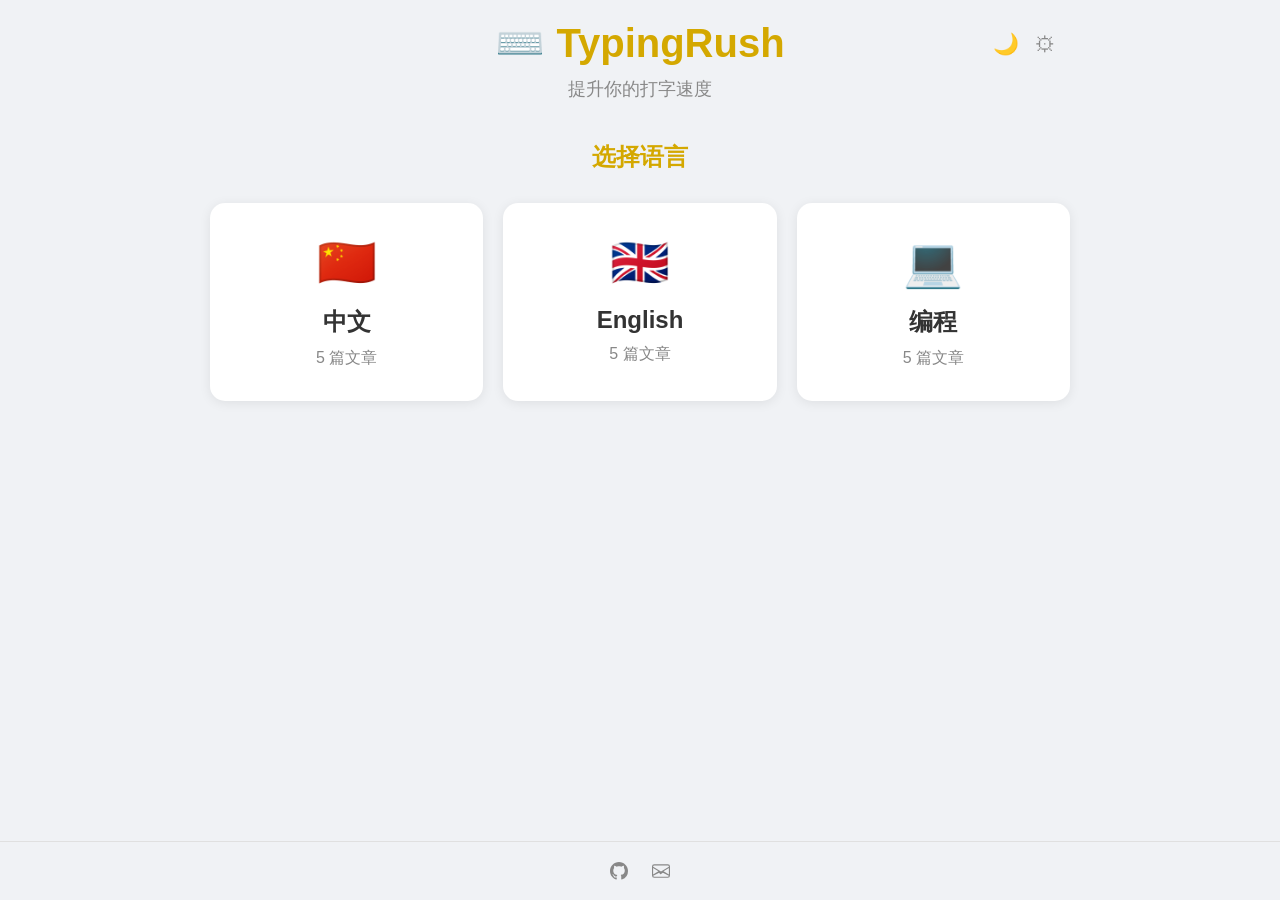
<file: index.html>
<!DOCTYPE html>
<html lang="zh-CN">
<head>
  <meta charset="UTF-8">
  <meta name="viewport" content="width=device-width, initial-scale=1.0">
  <title>TypingRush - 打字练习</title>
  <link rel="stylesheet" href="style.css">
</head>
<body>
  <div class="container">
    <header class="header">
      <div class="header-actions">
        <button id="themeToggle" class="theme-toggle" title="切换主题">🌙</button>
        <button id="settingsBtn" class="settings-btn" title="设置">&#x2699;</button>
      </div>
      <h1 class="logo">⌨️ TypingRush</h1>
      <p class="subtitle">提升你的打字速度</p>
    </header>

    <!-- 语言选择 -->
    <section class="language-section">
      <h2>选择语言</h2>
      <div class="language-grid" id="languageGrid"></div>
    </section>

    <!-- 文章列表 -->
    <section class="article-section" id="articleSection" style="display: none;">
      <button class="back-btn" id="backBtn">← 返回</button>
      <h2>选择文章</h2>
      <div class="article-list" id="articleList"></div>
    </section>

    <!-- 排行榜 -->
    <section class="ranking-section" id="rankingSection" style="display: none;">
      <button class="back-btn" id="rankingBackBtn">← 返回文章</button>
      <h2>🏆 排行榜</h2>
      <div class="ranking-list" id="rankingList"></div>
    </section>

    <!-- 设置面板 -->
    <div id="settingsPanel" class="settings-panel" style="display: none;">
      <div class="settings-content">
        <h3>设置</h3>

        <h4>GitHub Gist 云同步</h4>
        <p class="settings-desc">
          使用 GitHub Gist 同步排行榜数据到云端。需要创建一个
          <a href="https://github.com/settings/tokens" target="_blank">GitHub Personal Access Token</a>，
          权限选择 <strong>gist</strong> 即可。
        </p>

        <div id="gistStatus" class="gist-status unsynced">未同步</div>

        <input id="gistToken" type="password" placeholder="输入 GitHub Token">
        <button id="saveTokenBtn" class="btn-primary" style="width:100%;margin-bottom:10px;">保存 Token</button>

        <div id="syncActions" style="display:none;">
          <button id="syncBtn" class="btn-primary" style="width:100%;margin-bottom:10px;">同步排行榜</button>
          <button id="unsyncBtn" class="btn-secondary" style="width:100%;">解除同步</button>
          <p id="lastSyncTime" class="settings-desc" style="margin-top:10px;"></p>
        </div>

        <div id="syncMessage"></div>

        <button id="settingsCloseBtn" class="btn-secondary" style="width:100%;margin-top:20px;">关闭</button>
      </div>
    </div>

    <!-- 模式选择弹窗 -->
    <div id="modeModal" class="modal" style="display: none;">
      <div class="modal-content">
        <h2>选择练习模式</h2>
        <div class="mode-options">
          <div class="mode-card" data-mode="timed">
            <span class="mode-icon">⏱️</span>
            <span class="mode-name">计时模式</span>
            <span class="mode-desc">60秒限时，挑战速度极限</span>
          </div>
          <div class="mode-card" data-mode="endless">
            <span class="mode-icon">♾️</span>
            <span class="mode-name">无时限模式</span>
            <span class="mode-desc">不限时，专注完成整篇文章</span>
          </div>
        </div>
        <button id="modeCancelBtn" class="btn-secondary" style="width:100%;margin-top:20px;">取消</button>
      </div>
    </div>

  </div>

  <footer class="site-footer">
    <a href="https://github.com/hutiger9" target="_blank" title="GitHub">
      <svg viewBox="0 0 16 16"><path d="M8 0C3.58 0 0 3.58 0 8c0 3.54 2.29 6.53 5.47 7.59.4.07.55-.17.55-.38 0-.19-.01-.82-.01-1.49-2.01.37-2.53-.49-2.69-.94-.09-.23-.48-.94-.82-1.13-.28-.15-.68-.52-.01-.53.63-.01 1.08.58 1.23.82.72 1.21 1.87.87 2.33.66.07-.52.28-.87.51-1.07-1.78-.2-3.64-.89-3.64-3.95 0-.87.31-1.59.82-2.15-.08-.2-.36-1.02.08-2.12 0 0 .67-.21 2.2.82.64-.18 1.32-.27 2-.27s1.36.09 2 .27c1.53-1.04 2.2-.82 2.2-.82.44 1.1.16 1.92.08 2.12.51.56.82 1.27.82 2.15 0 3.07-1.87 3.75-3.65 3.95.29.25.54.73.54 1.48 0 1.07-.01 1.93-.01 2.2 0 .21.15.46.55.38A8.01 8.01 0 0 0 16 8c0-4.42-3.58-8-8-8"/></svg>
    </a>
    <a href="mailto:2532725615@qq.com" title="邮箱">
      <svg viewBox="0 0 16 16"><path d="M0 4a2 2 0 0 1 2-2h12a2 2 0 0 1 2 2v8a2 2 0 0 1-2 2H2a2 2 0 0 1-2-2zm2-1a1 1 0 0 0-1 1v.217l7 4.2 7-4.2V4a1 1 0 0 0-1-1zm13 2.383-4.708 2.825L15 11.105zm-.034 6.876-5.285-2.64-2.012 1.207a.5.5 0 0 1-.338 0L6.319 9.62 1.034 12.26A1 1 0 0 0 2 13h12a1 1 0 0 0 .966-.74M1 11.105l4.708-2.897L1 5.383z"/></svg>
    </a>
  </footer>

  <script type="module" src="index.js"></script>
</body>
</html>
</file>
<file: style.css>
/* ===== Theme Variables ===== */
:root {
  --bg-body: #f0f2f5;
  --bg-card: #ffffff;
  --bg-card-hover: #e8eaed;
  --bg-input: #f0f2f5;
  --bg-modal: #ffffff;
  --bg-panel: #ffffff;
  --text-primary: #333333;
  --text-secondary: #888888;
  --text-muted: #aaaaaa;
  --text-heading: #b8940c;
  --text-white: #333333;
  --accent: #d4a800;
  --accent-hover: #b8940c;
  --border-subtle: #e0e0e0;
  --shadow: 0 2px 12px rgba(0, 0, 0, 0.08);
  --overlay: rgba(0, 0, 0, 0.5);
}

[data-theme="dark"] {
  --bg-body: #1a1a2e;
  --bg-card: rgba(255, 255, 255, 0.05);
  --bg-card-hover: rgba(255, 255, 255, 0.1);
  --bg-input: rgba(255, 255, 255, 0.1);
  --bg-modal: #1a1a2e;
  --bg-panel: #1a1a2e;
  --text-primary: #d1d0c5;
  --text-secondary: #888888;
  --text-muted: #666666;
  --text-heading: #e2b714;
  --text-white: #ffffff;
  --accent: #e2b714;
  --accent-hover: #f0c818;
  --border-subtle: rgba(226, 183, 20, 0.2);
  --shadow: 0 4px 20px rgba(0, 0, 0, 0.5);
  --overlay: rgba(0, 0, 0, 0.8);
}

/* ===== Reset ===== */
* {
  margin: 0;
  padding: 0;
  box-sizing: border-box;
}

body {
  background: var(--bg-body);
  color: var(--text-primary);
  font-family: 'Segoe UI', Tahoma, Geneva, Verdana, sans-serif;
  min-height: 100vh;
  display: flex;
  flex-direction: column;
  transition: background 0.3s ease, color 0.3s ease;
}

.container, .game-container {
  max-width: 900px;
  width: 100%;
  margin: 0 auto;
  padding: 20px;
  flex: 1;
}

/* ===== Header ===== */
.header {
  text-align: center;
  margin-bottom: 40px;
  position: relative;
}

.logo {
  font-size: 2.5rem;
  color: var(--accent);
  margin-bottom: 10px;
}

.subtitle {
  color: var(--text-secondary);
  font-size: 1.1rem;
}

/* ===== Theme Toggle & Settings ===== */
.header-actions {
  position: absolute;
  top: 10px;
  right: 10px;
  display: flex;
  gap: 8px;
}

.theme-toggle,
.settings-btn {
  background: none;
  border: none;
  font-size: 1.3rem;
  cursor: pointer;
  transition: all 0.3s ease;
  padding: 4px;
  line-height: 1;
}

.theme-toggle:hover,
.settings-btn:hover {
  transform: scale(1.15);
}

.settings-btn {
  color: var(--text-secondary);
}

.settings-btn:hover {
  color: var(--accent);
  transform: scale(1.15) rotate(30deg);
}

/* ===== Language Section ===== */
.language-section h2, .article-section h2, .ranking-section h2 {
  text-align: center;
  margin-bottom: 30px;
  color: var(--accent);
  font-size: 1.5rem;
}

.language-grid {
  display: grid;
  grid-template-columns: repeat(auto-fit, minmax(200px, 1fr));
  gap: 20px;
}

.language-card {
  background: var(--bg-card);
  border-radius: 15px;
  padding: 30px;
  text-align: center;
  cursor: pointer;
  transition: all 0.3s ease;
  border: 2px solid transparent;
  box-shadow: var(--shadow);
}

.language-card:hover {
  background: var(--bg-card-hover);
  border-color: var(--accent);
  transform: translateY(-5px);
}

.lang-icon {
  font-size: 3rem;
  display: block;
  margin-bottom: 15px;
}

.lang-name {
  font-size: 1.5rem;
  font-weight: bold;
  display: block;
  margin-bottom: 10px;
}

.article-count {
  color: var(--text-secondary);
}

/* ===== Article Section ===== */
.back-btn {
  background: none;
  border: none;
  color: var(--accent);
  font-size: 1rem;
  cursor: pointer;
  margin-bottom: 20px;
  padding: 10px 0;
  display: flex;
  align-items: center;
  gap: 5px;
}

.back-btn:hover {
  text-decoration: underline;
}

.article-list {
  display: grid;
  gap: 20px;
}

.article-card {
  background: var(--bg-card);
  border-radius: 15px;
  padding: 25px;
  transition: all 0.3s ease;
  box-shadow: var(--shadow);
}

.article-card:hover {
  background: var(--bg-card-hover);
}

.article-header {
  display: flex;
  justify-content: space-between;
  align-items: center;
  margin-bottom: 10px;
}

.article-header h3 {
  color: var(--text-primary);
  font-size: 1.3rem;
}

.badge {
  padding: 5px 12px;
  border-radius: 20px;
  font-size: 0.8rem;
  font-weight: bold;
}

.badge.easy {
  background: #28a745;
  color: #fff;
}

.badge.medium {
  background: #ffc107;
  color: #000;
}

.badge.hard {
  background: #dc3545;
  color: #fff;
}

.badge.lang {
  background: rgba(0, 206, 209, 0.15);
  color: #009ea0;
}

[data-theme="dark"] .badge.lang {
  background: rgba(0, 206, 209, 0.2);
  color: #00ced1;
}

.badge-row {
  display: flex;
  gap: 8px;
  flex-wrap: wrap;
}

.article-author {
  color: var(--text-secondary);
  margin-bottom: 10px;
}

.article-preview {
  color: var(--text-muted);
  font-size: 0.9rem;
  margin-bottom: 15px;
}

.article-stats {
  display: flex;
  gap: 20px;
  color: var(--text-secondary);
  margin-bottom: 15px;
}

.article-actions {
  display: flex;
  gap: 10px;
}

/* ===== Buttons ===== */
.btn-primary, .btn-secondary {
  flex: 1;
  padding: 12px 20px;
  border: none;
  border-radius: 8px;
  font-weight: bold;
  cursor: pointer;
  transition: all 0.3s ease;
}

.btn-primary {
  background: var(--accent);
  color: #000;
}

.btn-primary:hover {
  background: var(--accent-hover);
}

.btn-secondary {
  background: var(--bg-input);
  color: var(--text-primary);
}

[data-theme="dark"] .btn-secondary {
  background: rgba(255, 255, 255, 0.1);
  color: #fff;
}

.btn-secondary:hover {
  background: var(--bg-card-hover);
}

[data-theme="dark"] .btn-secondary:hover {
  background: rgba(255, 255, 255, 0.2);
}

/* ===== Ranking Section ===== */
.ranking-header {
  display: grid;
  grid-template-columns: 60px 1fr 60px 80px 60px 100px;
  gap: 10px;
  padding: 15px;
  background: var(--bg-input);
  border-radius: 10px;
  font-weight: bold;
  color: var(--accent);
  margin-bottom: 10px;
}

.ranking-item {
  display: grid;
  grid-template-columns: 60px 1fr 60px 80px 60px 100px;
  gap: 10px;
  padding: 15px;
  background: var(--bg-card);
  border-radius: 10px;
  margin-bottom: 10px;
  align-items: center;
  box-shadow: var(--shadow);
}

.ranking-item.top-1 {
  background: linear-gradient(135deg, rgba(255, 215, 0, 0.15), transparent);
  border-left: 4px solid #ffd700;
}

.ranking-item.top-2 {
  background: linear-gradient(135deg, rgba(192, 192, 192, 0.15), transparent);
  border-left: 4px solid #c0c0c0;
}

.ranking-item.top-3 {
  background: linear-gradient(135deg, rgba(205, 127, 50, 0.15), transparent);
  border-left: 4px solid #cd7f32;
}

.rank {
  font-size: 1.2rem;
}

.empty-state {
  text-align: center;
  padding: 50px;
  color: var(--text-secondary);
}

/* ===== Game Page ===== */
.game-header {
  display: flex;
  align-items: center;
  gap: 20px;
  margin-bottom: 30px;
}

.game-header h1 {
  color: var(--accent);
  font-size: 1.5rem;
}

.game-stats {
  display: flex;
  justify-content: space-around;
  background: var(--bg-card);
  border-radius: 15px;
  padding: 20px;
  margin-bottom: 30px;
  box-shadow: var(--shadow);
}

.stat-item {
  text-align: center;
}

.stat-item span {
  display: block;
  font-size: 2rem;
  color: var(--accent);
  font-weight: bold;
}

.stat-item p {
  color: var(--text-secondary);
  font-size: 0.9rem;
}

/* ===== Description Area ===== */
.description-area {
  background: rgba(0, 206, 209, 0.06);
  border-left: 3px solid #00ced1;
  border-radius: 10px;
  padding: 20px 25px;
  margin-bottom: 25px;
}

[data-theme="dark"] .description-area {
  background: rgba(0, 206, 209, 0.08);
}

.description-area h3 {
  color: #009ea0;
  font-size: 0.95rem;
  margin-bottom: 10px;
}

[data-theme="dark"] .description-area h3 {
  color: #00ced1;
}

.description-area p {
  color: var(--text-primary);
  font-size: 1rem;
  line-height: 1.7;
}

/* ===== Typing Area ===== */
.typing-area {
  background: var(--bg-card);
  border-radius: 15px;
  padding: 30px;
  margin-bottom: 30px;
  box-shadow: var(--shadow);
}

.text-display {
  font-size: 1.5rem;
  line-height: 2;
  margin-bottom: 20px;
  min-height: 100px;
  max-height: 240px;
  overflow-y: auto;
  white-space: pre-wrap;
  word-break: break-all;
  scroll-behavior: smooth;
}

.text-display span {
  transition: all 0.1s ease;
}

.text-display .current {
  background: var(--accent);
  color: #000;
  border-radius: 3px;
  animation: blink 1s infinite;
}

.text-display .shake {
  animation: shake 0.3s ease-in-out;
}

.text-display .completed {
  color: #28a745;
}

@keyframes blink {
  0%, 50% { opacity: 1; }
  51%, 100% { opacity: 0.5; }
}

@keyframes shake {
  0%, 100% { transform: translateX(0); }
  10%, 30%, 50%, 70%, 90% { transform: translateX(-5px); }
  20%, 40%, 60%, 80% { transform: translateX(5px); }
}

.typing-area input {
  width: 100%;
  padding: 15px;
  font-size: 1.2rem;
  background: var(--bg-input);
  border: 2px solid var(--border-subtle);
  border-radius: 10px;
  color: var(--text-primary);
  outline: none;
  transition: all 0.3s ease;
}

.typing-area input:focus {
  border-color: var(--accent);
}

.typing-area input::placeholder {
  color: var(--text-muted);
}

.game-controls {
  display: flex;
  justify-content: center;
}

.game-controls button {
  padding: 15px 50px;
}

/* ===== Modal ===== */
.modal {
  position: fixed;
  top: 0;
  left: 0;
  width: 100%;
  height: 100%;
  background: var(--overlay);
  display: flex;
  justify-content: center;
  align-items: center;
  z-index: 1000;
}

.modal-content {
  background: var(--bg-modal);
  border-radius: 20px;
  padding: 40px;
  max-width: 400px;
  width: 90%;
  text-align: center;
  box-shadow: var(--shadow);
}

.modal-content h2 {
  color: var(--accent);
  margin-bottom: 30px;
}

.result-stats {
  display: flex;
  justify-content: space-around;
  margin-bottom: 30px;
}

.result-stats div span {
  display: block;
  font-size: 2rem;
  color: var(--accent);
  font-weight: bold;
}

.result-stats div p {
  color: var(--text-secondary);
}

.modal-content input {
  width: 100%;
  padding: 15px;
  font-size: 1rem;
  background: var(--bg-input);
  border: 2px solid var(--border-subtle);
  border-radius: 10px;
  color: var(--text-primary);
  outline: none;
  margin-bottom: 20px;
}

.modal-content input:focus {
  border-color: var(--accent);
}

.modal-actions {
  display: flex;
  gap: 10px;
}

.modal-actions button {
  flex: 1;
}

/* ===== Settings Panel ===== */
.settings-panel {
  position: fixed;
  top: 0;
  right: 0;
  width: 380px;
  height: 100%;
  background: var(--bg-panel);
  border-left: 1px solid var(--border-subtle);
  z-index: 1001;
  overflow-y: auto;
  box-shadow: -4px 0 20px rgba(0, 0, 0, 0.15);
}

[data-theme="dark"] .settings-panel {
  box-shadow: -4px 0 20px rgba(0, 0, 0, 0.5);
}

.settings-content {
  padding: 30px;
}

.settings-content h3 {
  color: var(--accent);
  margin-bottom: 25px;
  font-size: 1.3rem;
}

.settings-content h4 {
  color: var(--text-primary);
  margin-bottom: 10px;
}

.settings-desc {
  color: var(--text-secondary);
  font-size: 0.85rem;
  line-height: 1.6;
  margin-bottom: 15px;
}

.settings-desc a {
  color: var(--accent);
}

.settings-content input {
  width: 100%;
  padding: 12px;
  font-size: 0.95rem;
  background: var(--bg-input);
  border: 2px solid var(--border-subtle);
  border-radius: 8px;
  color: var(--text-primary);
  outline: none;
  margin-bottom: 10px;
}

.settings-content input:focus {
  border-color: var(--accent);
}

/* ===== Gist Status ===== */
.gist-status {
  padding: 6px 14px;
  border-radius: 20px;
  font-size: 0.85rem;
  font-weight: bold;
  display: inline-block;
  margin-bottom: 15px;
}

.gist-status.synced {
  background: rgba(40, 167, 69, 0.15);
  color: #28a745;
}

.gist-status.unsynced {
  background: var(--bg-input);
  color: var(--text-secondary);
}

.gist-status.error {
  background: rgba(220, 53, 69, 0.15);
  color: #dc3545;
}

.sync-message {
  padding: 10px;
  border-radius: 8px;
  font-size: 0.85rem;
  margin-top: 10px;
}

.sync-message.success {
  background: rgba(40, 167, 69, 0.1);
  color: #28a745;
}

.sync-message.error {
  background: rgba(220, 53, 69, 0.1);
  color: #dc3545;
}

/* ===== Mode Selector ===== */
.mode-options {
  display: grid;
  grid-template-columns: 1fr 1fr;
  gap: 15px;
}

.mode-card {
  background: var(--bg-card);
  border: 2px solid var(--border-subtle);
  border-radius: 12px;
  padding: 25px;
  text-align: center;
  cursor: pointer;
  transition: all 0.3s ease;
  box-shadow: var(--shadow);
}

.mode-card:hover {
  background: var(--bg-card-hover);
  border-color: var(--accent);
  transform: translateY(-3px);
}

.mode-icon {
  font-size: 2.5rem;
  display: block;
  margin-bottom: 12px;
}

.mode-name {
  color: var(--accent);
  font-size: 1.2rem;
  font-weight: bold;
  display: block;
  margin-bottom: 8px;
}

.mode-desc {
  color: var(--text-secondary);
  font-size: 0.85rem;
  line-height: 1.4;
}

/* ===== Mode Badge ===== */
.mode-badge {
  padding: 4px 12px;
  border-radius: 20px;
  font-size: 0.8rem;
  font-weight: bold;
  margin-left: auto;
  white-space: nowrap;
}

.mode-badge.timed {
  background: rgba(255, 193, 7, 0.2);
  color: #b8960a;
}

[data-theme="dark"] .mode-badge.timed {
  color: #ffc107;
}

.mode-badge.endless {
  background: rgba(0, 206, 209, 0.15);
  color: #009ea0;
}

[data-theme="dark"] .mode-badge.endless {
  background: rgba(0, 206, 209, 0.2);
  color: #00ced1;
}

/* ===== Footer ===== */
.site-footer {
  text-align: center;
  padding: 20px;
  border-top: 1px solid var(--border-subtle);
  display: flex;
  justify-content: center;
  align-items: center;
  gap: 24px;
  flex-wrap: wrap;
  flex-shrink: 0;
}

.site-footer a {
  color: var(--text-secondary);
  text-decoration: none;
  font-size: 0.9rem;
  display: flex;
  align-items: center;
  gap: 6px;
  transition: color 0.2s ease;
}

.site-footer a:hover {
  color: var(--accent);
}

.site-footer svg {
  width: 18px;
  height: 18px;
  fill: currentColor;
}

/* ===== Responsive ===== */
@media (max-width: 600px) {
  .container, .game-container {
    padding: 10px;
  }

  .header {
    margin-bottom: 20px;
  }

  .logo {
    font-size: 1.8rem;
  }

  .subtitle {
    font-size: 0.9rem;
  }

  .header-actions {
    top: 5px;
    right: 5px;
    gap: 4px;
  }

  .theme-toggle,
  .settings-btn {
    font-size: 1.1rem;
  }

  .language-grid {
    grid-template-columns: 1fr;
  }

  .language-card {
    padding: 20px;
  }

  .lang-icon {
    font-size: 2.5rem;
  }

  .article-actions {
    flex-direction: column;
  }

  .ranking-header, .ranking-item {
    grid-template-columns: 40px 1fr 50px 60px 50px 80px;
    font-size: 0.8rem;
  }

  .game-stats {
    padding: 12px;
    gap: 5px;
  }

  .stat-item span {
    font-size: 1.4rem;
  }

  .stat-item p {
    font-size: 0.75rem;
  }

  .game-header {
    flex-wrap: wrap;
    gap: 10px;
  }

  .game-header h1 {
    font-size: 1.2rem;
    flex-basis: 100%;
    order: -1;
  }

  .game-header .back-btn {
    font-size: 0.9rem;
  }

  .mode-badge {
    font-size: 0.7rem;
    padding: 3px 10px;
  }

  .typing-area {
    padding: 15px;
  }

  .text-display {
    font-size: 1.15rem;
    line-height: 1.8;
    max-height: 160px;
  }

  .typing-area input {
    padding: 12px;
    font-size: 1.1rem;
  }

  .game-controls button {
    padding: 12px 30px;
    width: 100%;
  }

  .settings-panel {
    width: 100%;
  }

  .settings-content {
    padding: 20px;
  }

  .mode-options {
    grid-template-columns: 1fr;
  }

  .description-area {
    padding: 15px;
  }

  .modal-content {
    padding: 25px;
    margin: 10px;
  }

  .result-stats {
    gap: 10px;
  }

  .result-stats div span {
    font-size: 1.5rem;
  }

  .site-footer {
    gap: 16px;
    padding: 20px 10px;
  }

  .site-footer a {
    font-size: 0.8rem;
  }
}
</file>
